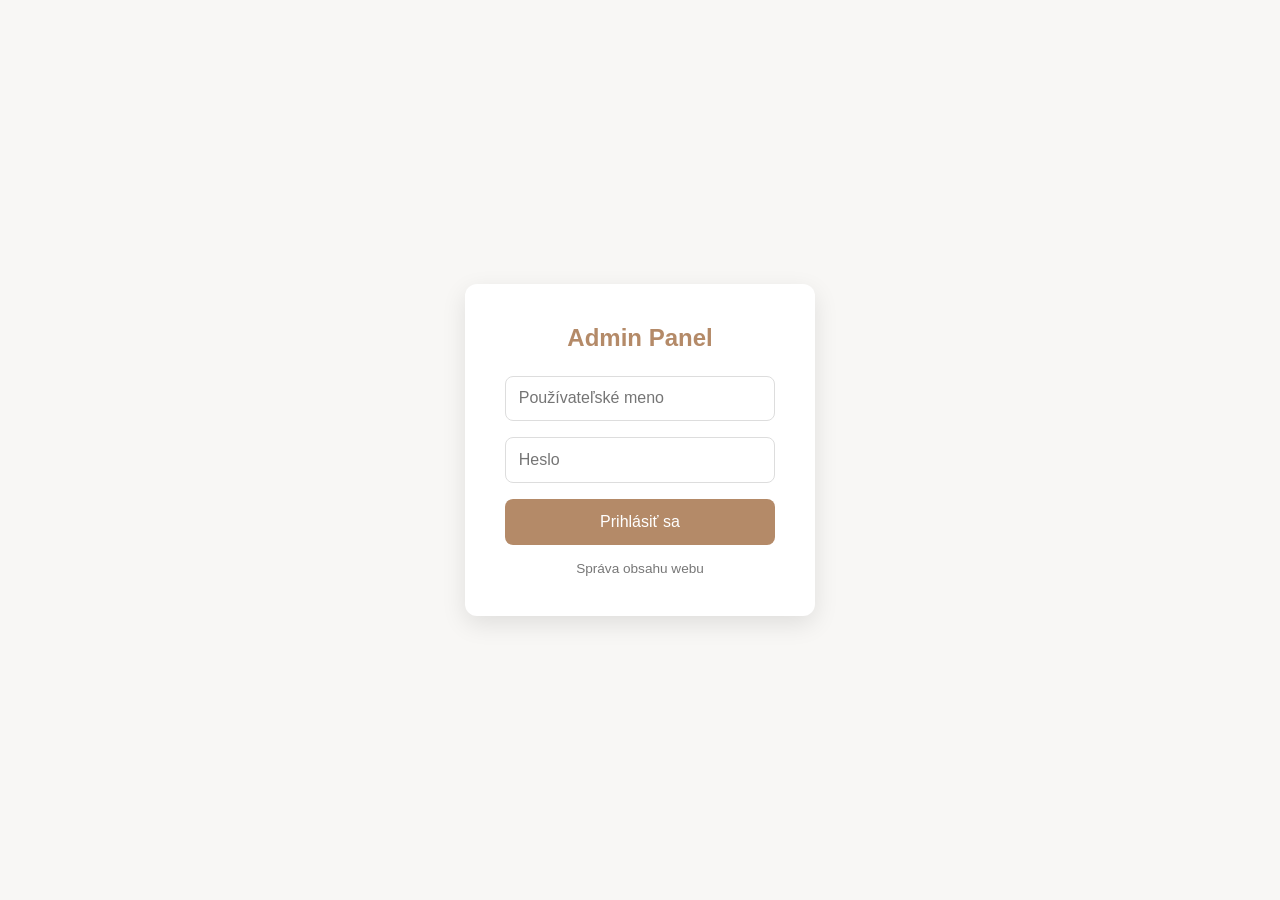
<file: Frontend/src/admin/index.html>
<!DOCTYPE html>
<html lang="sk">

<head>
    <meta charset="UTF-8">
    <meta name="viewport" content="width=device-width, initial-scale=1.0">
    <title>Admin Dashboard - Cukráreň Janka</title>
    <link rel="stylesheet" href="../assets/css/main.css">
    <link rel="stylesheet" href="../assets/css/admin.css">
    <link rel="stylesheet" href="../assets/css/responsive.css">
    <script>
        (function () {
            // Ak nie je admin prihlásený
            if (sessionStorage.getItem('adminLogged') !== 'true') {
                // uložíme aktuálnu URL
                sessionStorage.setItem('redirectAfterLogin', window.location.href);
                // presmerujeme na login
                window.location.href = '../admin-login.html';
            }
        })();
    </script>
</head>

<body>
    <div class="admin-container">

        <!-- Admin Header -->
        <div class="admin-header">
            <h1>Admin Panel</h1>
            <p>Správa obsahu webu Cukráreň Janka</p>
        </div>

        <!-- Admin Navigation -->
        <nav class="admin-nav">
            <div class="admin-nav-links">
                <a href="index.html" class="admin-nav-link active">Dashboard</a>
                <a href="admin-novinky.html" class="admin-nav-link">Novinky</a>
                <a href="admin-galeria.html" class="admin-nav-link">Galéria</a>
                <a href="admin-nastavenia.html" class="admin-nav-link">Nastavenia</a>
                <a href="../index.html" class="admin-nav-link">Späť na web</a>
            </div>
        </nav>

        <!-- Dashboard Content -->
        <main>

            <!-- Statistics Cards -->
            <section class="dashboard-grid">
                <div class="dashboard-card">
                    <h3>Produkty</h3>
                    <div class="dashboard-number" id="products-count">0</div>
                    <p>Celkový počet produktov</p>
                </div>

                <div class="dashboard-card">
                    <h3>Novinky</h3>
                    <div class="dashboard-number" id="news-count">0</div>
                    <p>Publikované novinky</p>
                </div>

                <div class="dashboard-card">
                    <h3>Galéria</h3>
                    <div class="dashboard-number" id="gallery-count">0</div>
                    <p>Obrázky v galérii</p>
                </div>
            </section>

            <!-- Quick Actions -->
            <section class="admin-section">
                <h2 class="admin-section-title">Rýchle akcie</h2>
                <div class="admin-nav-links">
                    <a href="admin-novinky.html" class="btn-primary">Pridať novinku</a>
                    <a href="admin-galeria.html" class="btn-primary">Pridať obrázok</a>
                    <a href="admin-nastavenia.html" class="btn-secondary">Upraviť nastavenia</a>
                </div>
            </section>

        </main>

    </div>

    <script src="../assets/js/storage.js"></script>
    <script src="../assets/js/admin.js"></script>
</body>

</html>
</file>
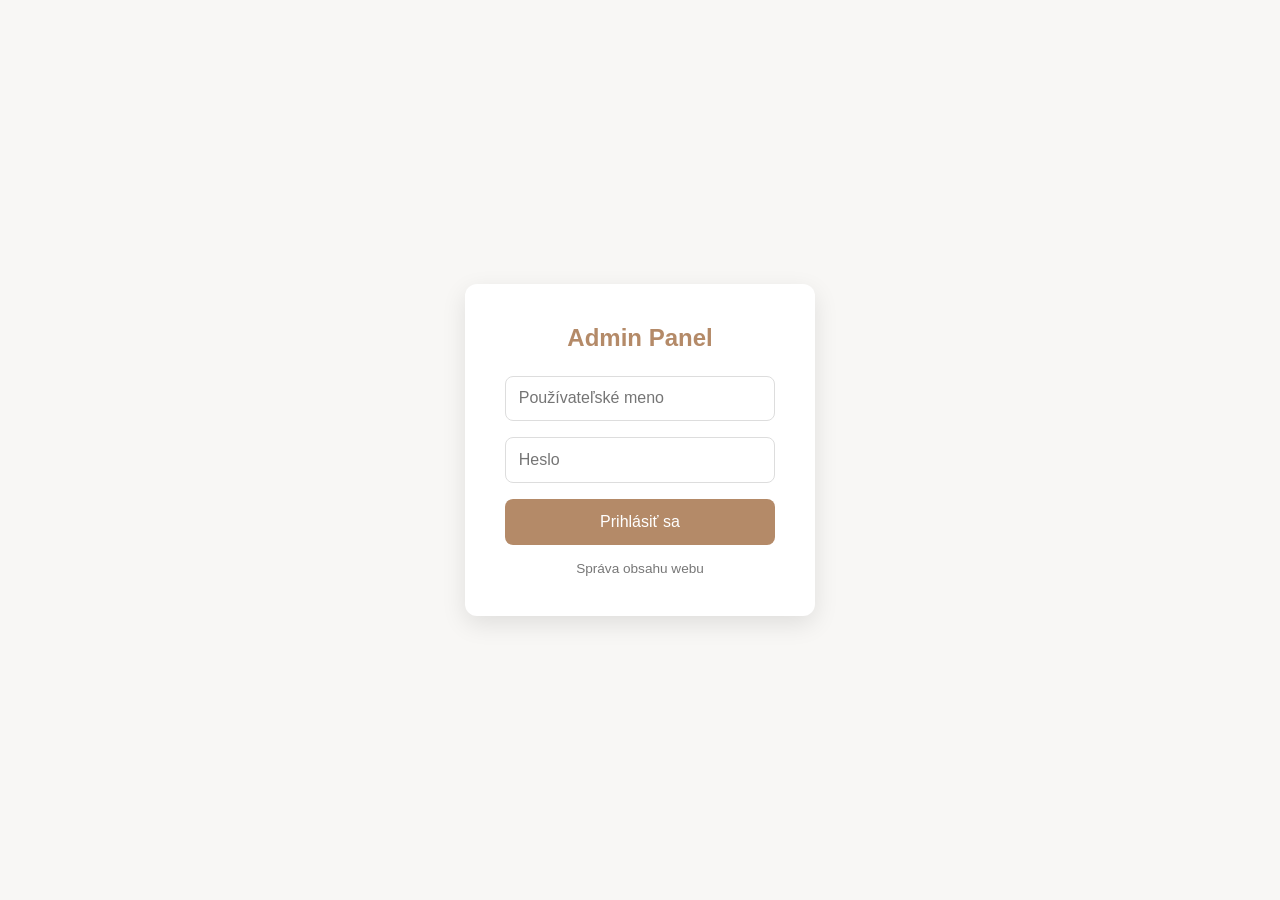
<file: Frontend/src/admin-login.html>
<!DOCTYPE html>
<html lang="sk">

<head>
    <meta charset="UTF-8">
    <meta name="viewport" content="width=device-width, initial-scale=1.0">
    <title>Admin Login</title>
    <style>
        /* Reset */
        * {
            box-sizing: border-box;
            margin: 0;
            padding: 0;
            font-family: 'Segoe UI', sans-serif;
        }

        body {
            background: #f8f7f5;
            /* svetlý béžový tón */
            height: 100vh;
            display: flex;
            justify-content: center;
            align-items: center;
        }

        .login-box {
            background: #fff;
            padding: 2.5rem;
            border-radius: 12px;
            box-shadow: 0 8px 25px rgba(0, 0, 0, 0.1);
            width: 350px;
        }

        .login-box h2 {
            color: #b48a68;
            /* hnedo-béžová farba */
            margin-bottom: 1.5rem;
            text-align: center;
        }

        .login-box input {
            width: 100%;
            padding: 0.8rem;
            margin-bottom: 1rem;
            border: 1px solid #ddd;
            border-radius: 8px;
            font-size: 1rem;
        }

        .login-box input:focus {
            outline: none;
            border-color: #b48a68;
            box-shadow: 0 0 5px rgba(180, 138, 104, 0.4);
        }

        .login-box button {
            width: 100%;
            padding: 0.9rem;
            background: #b48a68;
            color: #fff;
            border: none;
            border-radius: 8px;
            font-size: 1rem;
            cursor: pointer;
            transition: background 0.3s;
        }

        .login-box button:hover {
            background: #9c6e4f;
        }

        .error {
            color: red;
            font-size: 0.9rem;
            margin-bottom: 0.8rem;
            display: none;
            text-align: center;
        }

        .login-footer {
            text-align: center;
            margin-top: 1rem;
            font-size: 0.85rem;
            color: #777;
        }
    </style>
</head>

<body>

    <div class="login-box">
        <h2>Admin Panel</h2>
        <div class="error" id="error">Nesprávne prihlasovacie údaje</div>
        <input type="text" id="username" placeholder="Používateľské meno">
        <input type="password" id="password" placeholder="Heslo">
        <button onclick="login()">Prihlásiť sa</button>
        <div class="login-footer">Správa obsahu webu</div>
    </div>

    <script>
        async function login() {
            const user = document.getElementById('username').value.trim();
            const pass = document.getElementById('password').value.trim();

            try {
                const res = await fetch('assets/data/admin.json');
                if (!res.ok) throw new Error('Nepodarilo sa načítať admin config');
                const admin = await res.json();

                if (user === admin.username && pass === admin.password) {
                    sessionStorage.setItem('adminLogged', 'true');

                    // redirect späť na stránku, z ktorej prišli
                    let redirect = sessionStorage.getItem('redirectAfterLogin') || 'debug.html';
                    sessionStorage.removeItem('redirectAfterLogin');
                    window.location.href = redirect;
                } else {
                    document.getElementById('error').style.display = 'block';
                }
            } catch (e) {
                console.error(e);
                document.getElementById('error').textContent = 'Chyba pri načítaní admin config';
                document.getElementById('error').style.display = 'block';
            }
        }
    </script>

</body>

</html>
</file>
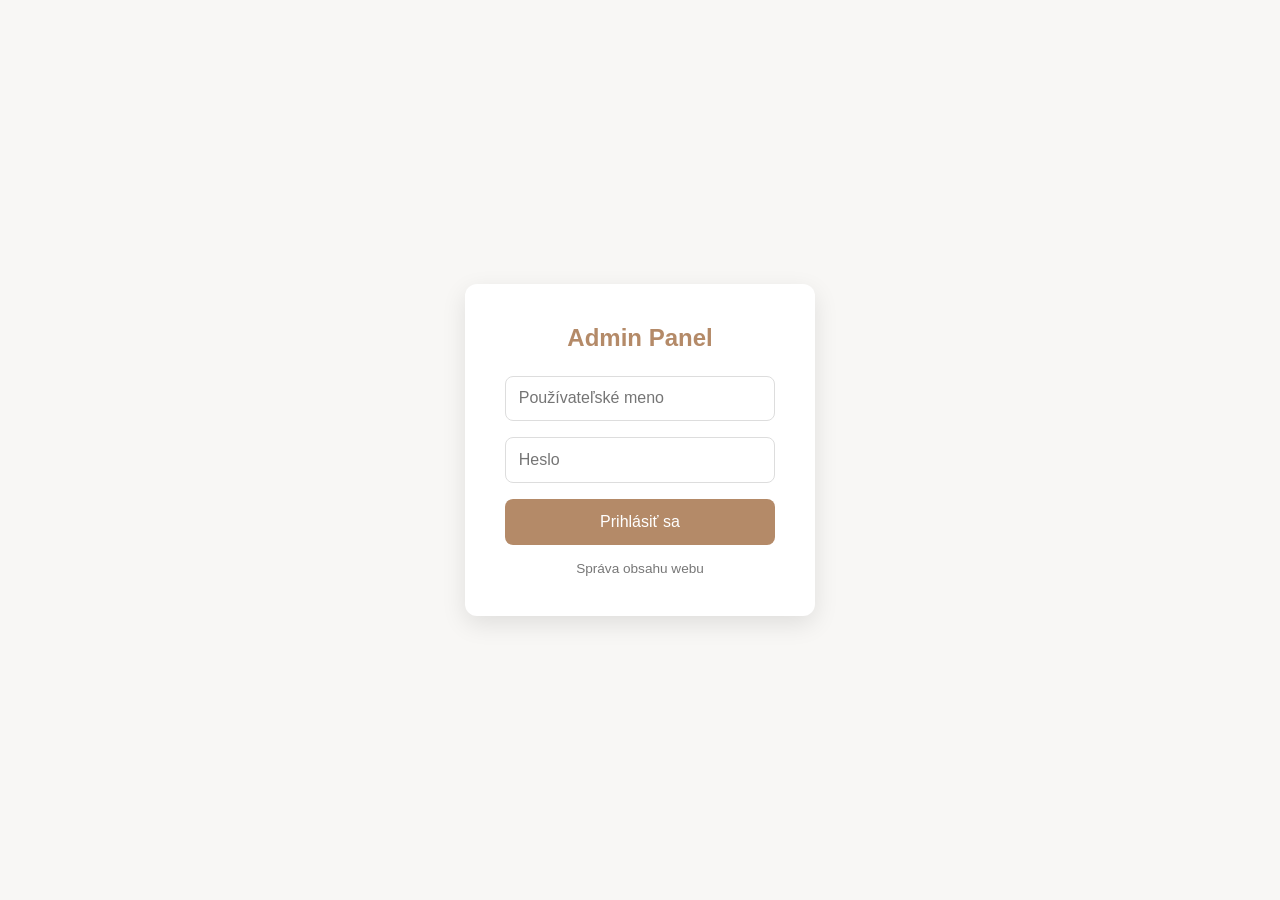
<file: Frontend/src/debug.html>
<!DOCTYPE html>
<html lang="sk">

<head>
    <meta charset="UTF-8">
    <meta name="viewport" content="width=device-width, initial-scale=1.0">
    <title>Debug - Cache Status</title>
    <link rel="stylesheet" href="assets/css/main.css">
    <link rel="stylesheet" href="assets/css/admin.css">
    <style>
        .debug-container {
            max-width: 1000px;
            margin: 2rem auto;
            padding: 2rem;
        }

        .debug-card {
            background: white;
            padding: 1.5rem;
            border-radius: 8px;
            box-shadow: 0 2px 8px rgba(0, 0, 0, 0.1);
            margin-bottom: 1rem;
        }

        .debug-actions {
            display: flex;
            gap: 1rem;
            margin-bottom: 2rem;
        }

        .cache-item {
            padding: 1rem;
            background: #f5f5f5;
            border-radius: 4px;
            margin: 0.5rem 0;
        }

        .cache-item.expired {
            background: #ffe0e0;
        }
    </style>
    <script>
        (function () {
            // Ak nie je admin prihlásený
            if (sessionStorage.getItem('adminLogged') !== 'true') {
                // uložíme aktuálnu URL
                sessionStorage.setItem('redirectAfterLogin', window.location.href);
                // presmerujeme na login
                window.location.href = 'admin-login.html';
            }
        })();
    </script>
</head>

<body>
    <div class="debug-container">
        <h1>🔧 Debug Panel - Cache Status</h1>

        <div class="debug-actions">
            <button class="btn-primary" onclick="loadCacheStatus()">Refresh Status</button>
            <button class="btn-secondary" onclick="clearAllCache()">Clear All Cache</button>
            <button class="btn-save" onclick="refreshAllData()">Fetch Fresh Data</button>
        </div>

        <div class="debug-card">
            <h2>Configuration</h2>
            <pre id="config"></pre>
        </div>

        <div class="debug-card">
            <h2>Cache Status</h2>
            <div id="cache-status"></div>
        </div>

        <div class="debug-card">
            <h2>Data Preview</h2>
            <div>
                <button class="btn-secondary" onclick="previewProducts()">Products</button>
                <button class="btn-secondary" onclick="previewNews()">News</button>
                <button class="btn-secondary" onclick="previewGallery()">Gallery</button>
                <button class="btn-secondary" onclick="previewSettings()">Settings</button>
            </div>
            <pre id="data-preview" style="max-height: 400px; overflow: auto;"></pre>
        </div>
    </div>

    <script src="assets/js/storage.js"></script>
    <script>
        document.getElementById('config').textContent = JSON.stringify(DataService.config, null, 2);

        function loadCacheStatus() {
            const status = DataService.getCacheStatus();
            const container = document.getElementById('cache-status');

            if (status.length === 0) {
                container.innerHTML = '<p>No cached data</p>';
                return;
            }

            container.innerHTML = status.map(item => `
                <div class="cache-item ${item.expired ? 'expired' : ''}">
                    <strong>${item.key}</strong><br>
                    Age: ${item.age} minutes<br>
                    Size: ${(item.size / 1024).toFixed(2)} KB<br>
                    Status: ${item.expired ? '❌ Expired' : '✅ Valid'}
                </div>
            `).join('');
        }

        function clearAllCache() {
            if (confirm('Clear all cached data?')) {
                DataService.clearCache();
                alert('Cache cleared!');
                loadCacheStatus();
            }
        }

        async function refreshAllData() {
            const success = await DataService.refreshAllData();
            alert(success ? 'Data refreshed!' : 'Error refreshing data');
            loadCacheStatus();
        }

        async function previewProducts() {
            const data = await DataService.getProducts();
            document.getElementById('data-preview').textContent = JSON.stringify(data, null, 2);
        }

        async function previewNews() {
            const data = await DataService.getNews();
            document.getElementById('data-preview').textContent = JSON.stringify(data, null, 2);
        }

        async function previewGallery() {
            const data = await DataService.getGallery();
            document.getElementById('data-preview').textContent = JSON.stringify(data, null, 2);
        }

        async function previewSettings() {
            const data = await DataService.getSettings();
            document.getElementById('data-preview').textContent = JSON.stringify(data, null, 2);
        }

        loadCacheStatus();
    </script>
</body>

</html>
</file>
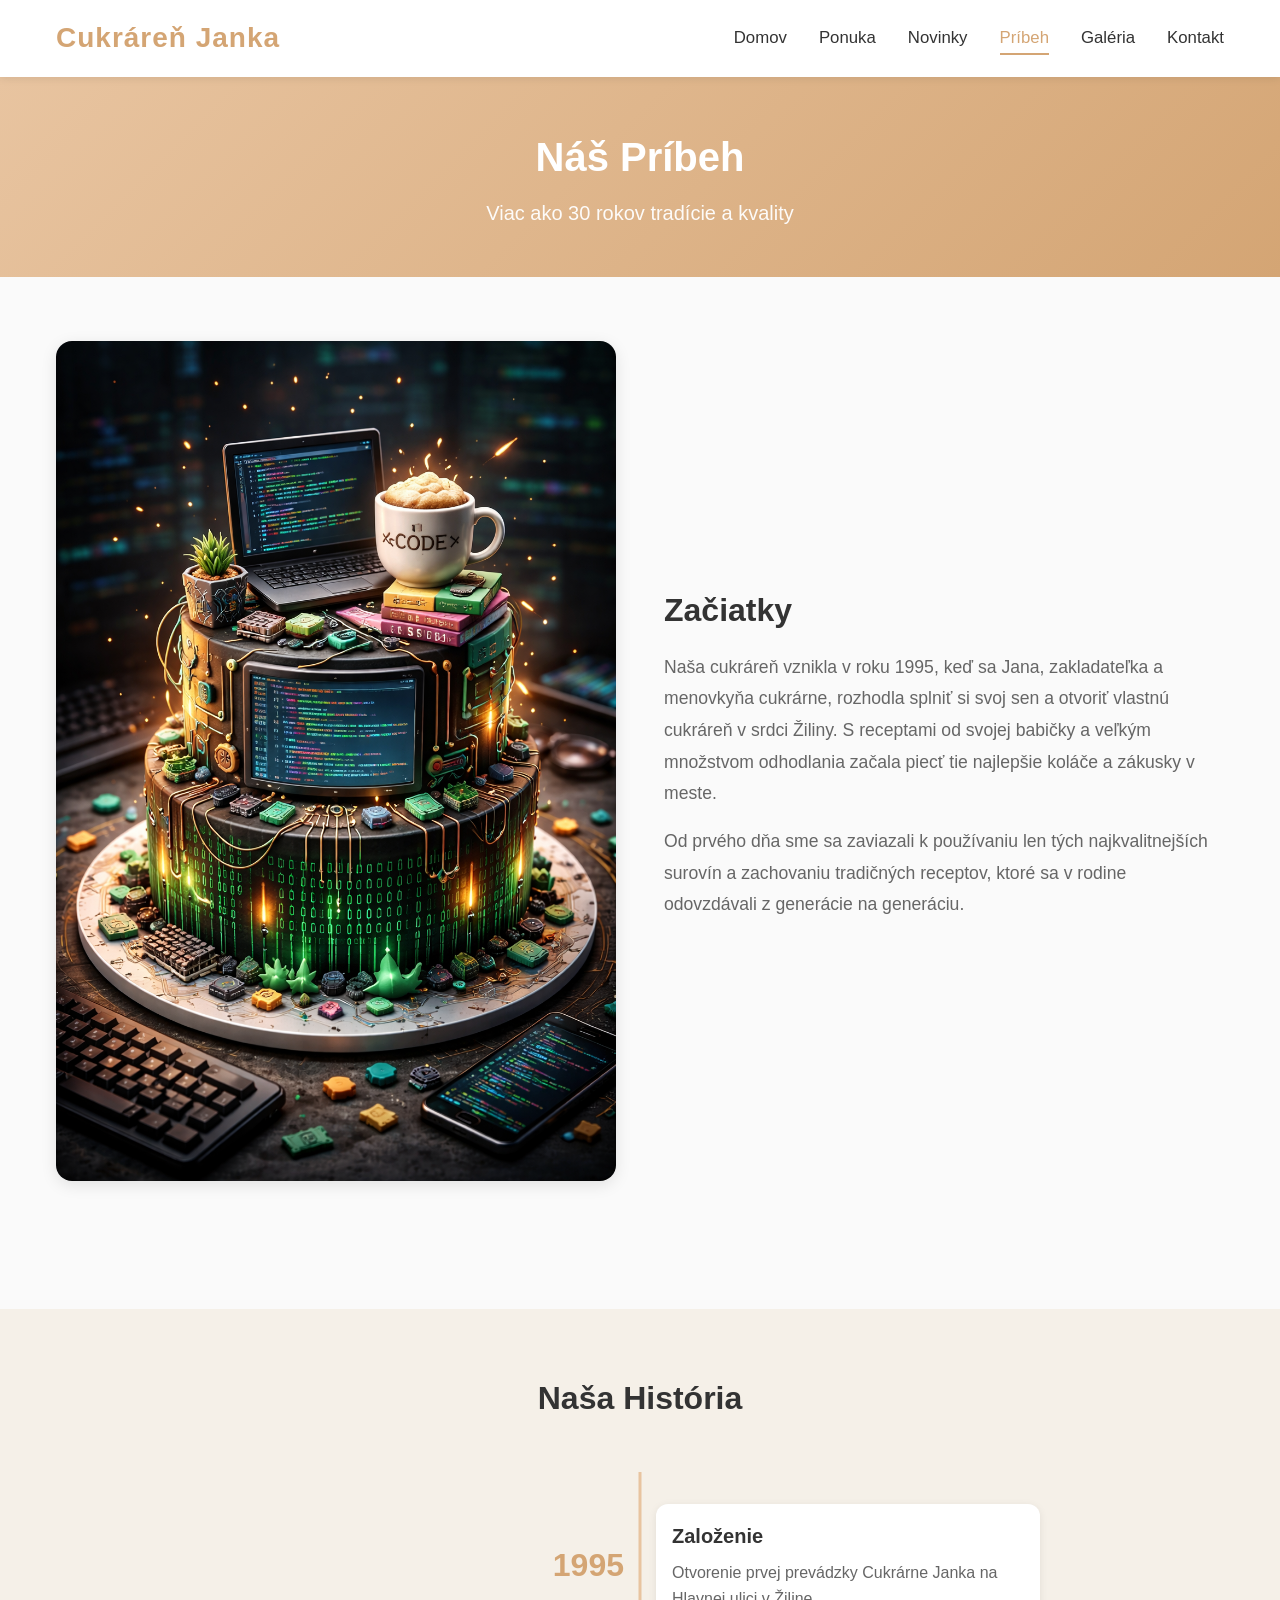
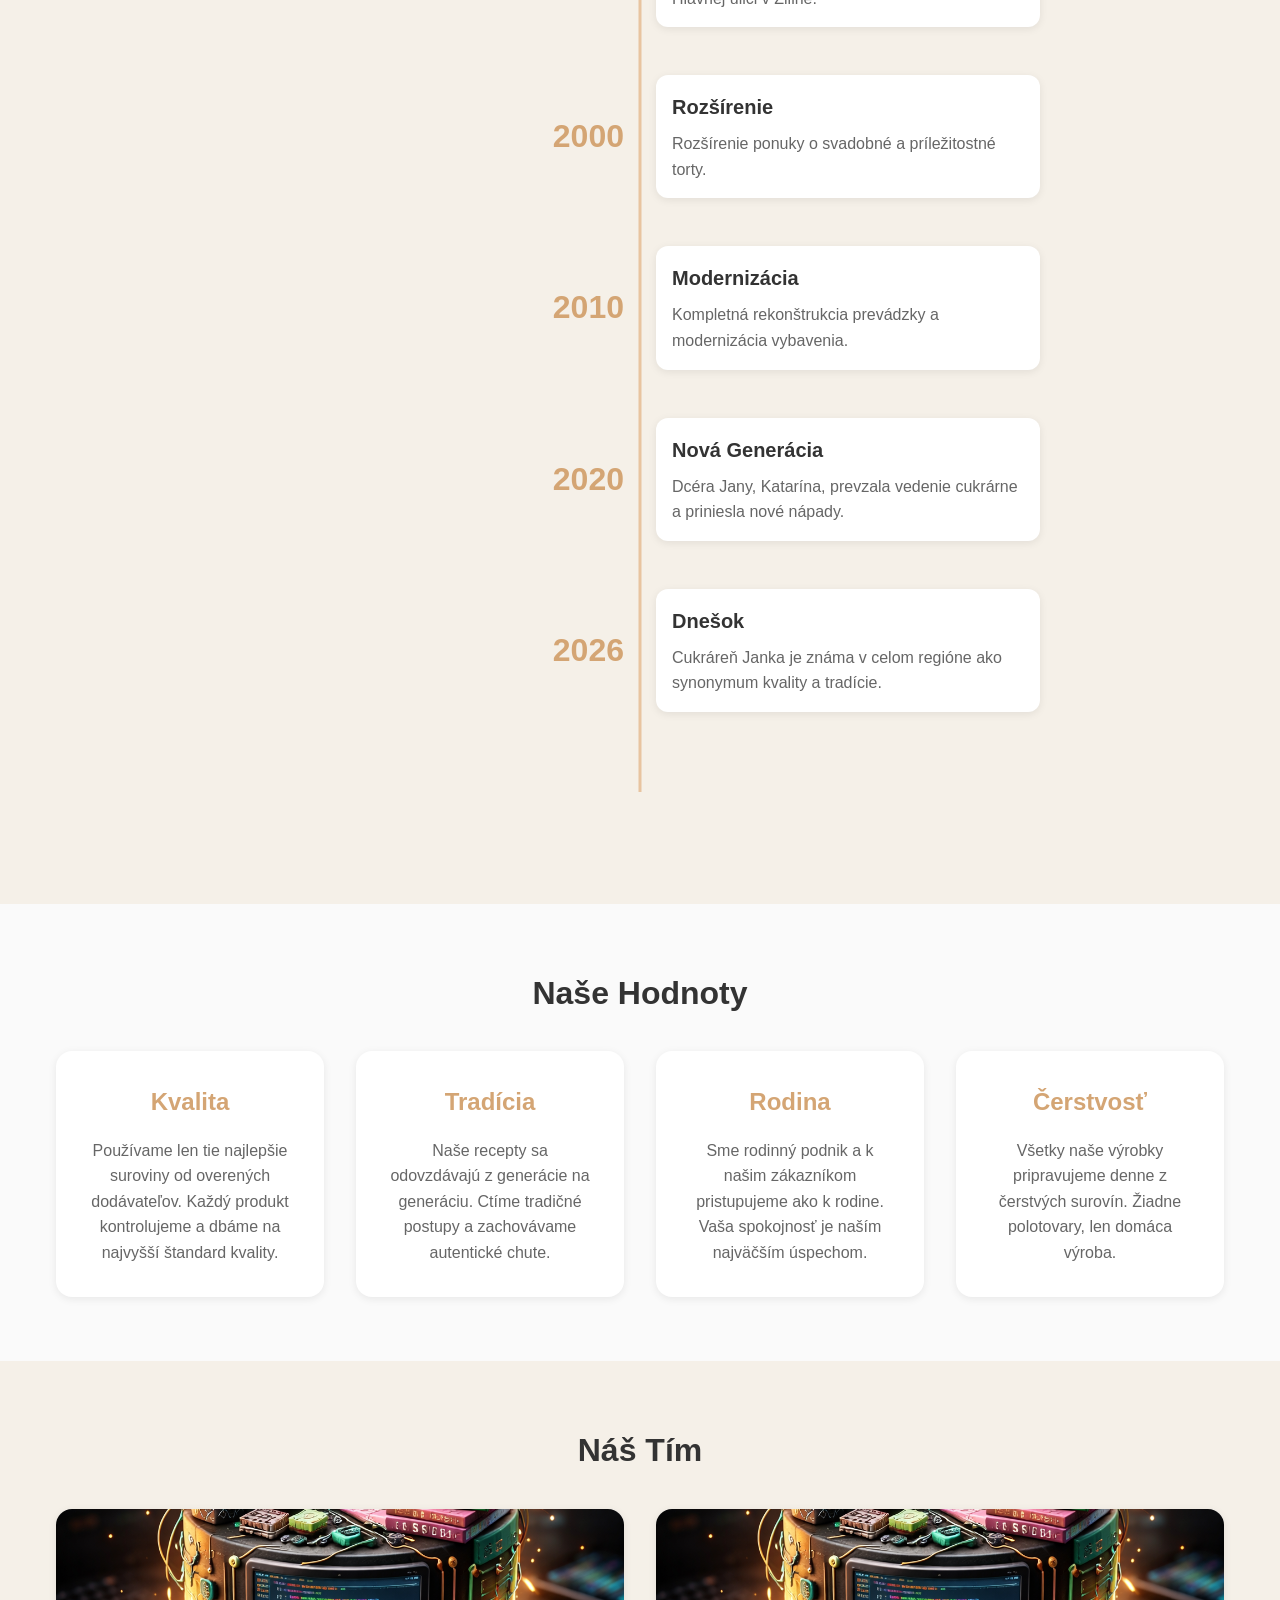
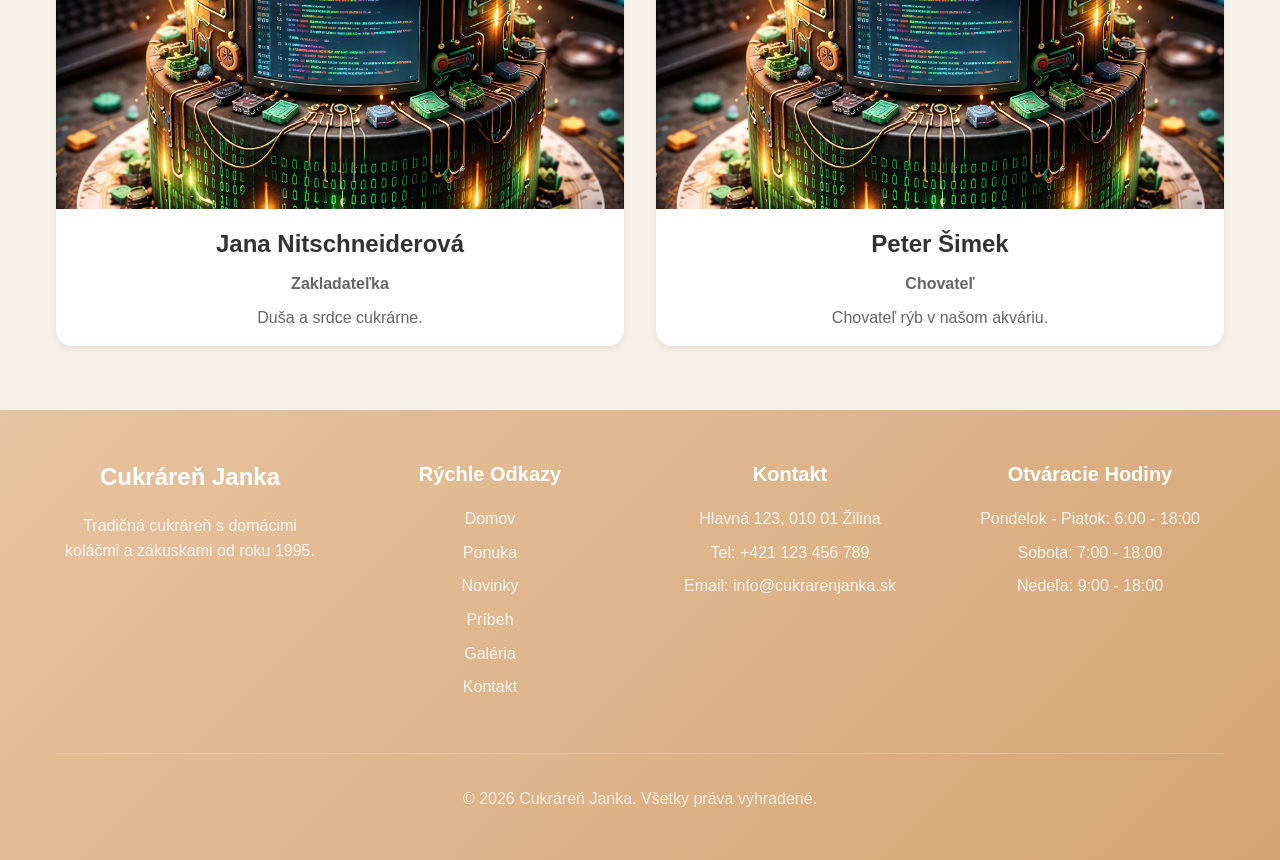
<file: Frontend/src/pribeh.html>
<!DOCTYPE html>
<html lang="sk">

<head>
    <meta charset="UTF-8">
    <meta name="viewport" content="width=device-width, initial-scale=1.0">
    <meta name="description" content="Príbeh Cukrárne Janka">
    <title>Príbeh - Cukráreň Janka</title>
    <link rel="stylesheet" href="assets/css/main.css">
    <link rel="stylesheet" href="assets/css/responsive.css">
</head>

<body>
    <!-- Header & Navigation -->
    <div id="header_nav"></div>

    <script>
        fetch("header_nav.html")
            .then(res => res.text())
            .then(html => {
                document.getElementById("header_nav").innerHTML = html;
                const currentPage = window.location.pathname.split("/").pop() || "index.html";
                document.querySelectorAll(".nav-link").forEach(link => {
                    if (link.getAttribute("href") === currentPage) {
                        link.classList.add("active");
                        link.setAttribute("aria-current", "page");
                    }
                });
            });
    </script>

    <!-- Page Header -->
    <section class="page-header">
        <div class="container">
            <h1 id="page-title"></h1>
            <p id="page-subtitle"></p>
        </div>
    </section>

    <main class="main-content">
        <!-- Story Section -->
        <section class="story-section section-padding">
            <div class="container">
                <div class="story-content">
                    <div class="story-image">
                        <img id="story-image" src="" alt="">
                    </div>
                    <div class="story-text">
                        <h2 id="story-title"></h2>
                        <div id="story-paragraphs"></div>
                    </div>
                </div>
            </div>
        </section>

        <!-- Timeline Section -->
        <section class="timeline-section section-padding bg-light">
            <div class="container">
                <h2 class="section-title">Naša História</h2>
                <div id="timeline" class="timeline"></div>
            </div>
        </section>

        <!-- Values Section -->
        <section class="values-section section-padding">
            <div class="container">
                <h2 class="section-title">Naše Hodnoty</h2>
                <div id="values-grid" class="values-grid"></div>
            </div>
        </section>

        <!-- Team Section -->
        <section class="team-section section-padding bg-light">
            <div class="container">
                <h2 class="section-title">Náš Tím</h2>
                <div id="team-grid" class="team-grid"></div>
            </div>
        </section>
    </main>

    <!-- Footer -->
    <div id="footer"></div>
    <script>
        fetch("footer.html")
            .then(res => res.text())
            .then(html => document.getElementById("footer").innerHTML = html);

        fetch("assets/data/pribeh.json")
            .then(res => res.json())
            .then(data => {
                // Page header
                document.getElementById("page-title").textContent = data.pageHeader.title;
                document.getElementById("page-subtitle").textContent = data.pageHeader.subtitle;

                // Story section
                document.getElementById("story-title").textContent = data.storySection.title;
                const storyImg = document.getElementById("story-image");
                storyImg.src = data.storySection.image;
                storyImg.alt = data.storySection.imageAlt;
                const storyParagraphs = document.getElementById("story-paragraphs");
                data.storySection.paragraphs.forEach(p => {
                    const para = document.createElement("p");
                    para.textContent = p;
                    storyParagraphs.appendChild(para);
                });

                // Timeline
                const timeline = document.getElementById("timeline");
                data.timelineSection.forEach(item => {
                    const div = document.createElement("div");
                    div.classList.add("timeline-item");
                    div.innerHTML = `
                        <div class="timeline-year">${item.year}</div>
                        <div class="timeline-content">
                            <h3>${item.title}</h3>
                            <p>${item.description}</p>
                        </div>
                    `;
                    timeline.appendChild(div);
                });

                // Values
                const valuesGrid = document.getElementById("values-grid");
                data.valuesSection.forEach(value => {
                    const div = document.createElement("div");
                    div.classList.add("value-card");
                    div.innerHTML = `<h3>${value.title}</h3><p>${value.description}</p>`;
                    valuesGrid.appendChild(div);
                });

                // Team
                const teamGrid = document.getElementById("team-grid");
                data.teamSection.forEach(member => {
                    const div = document.createElement("div");
                    div.classList.add("team-member");
                    div.innerHTML = `
                        <div class="team-image">
                            <img src="${member.image}" alt="${member.alt}">
                        </div>
                        <h3>${member.name}</h3>
                        <p class="team-role">${member.role}</p>
                        <p>${member.description}</p>
                    `;
                    teamGrid.appendChild(div);
                });
            });
    </script>
    <script src="assets/js/main.js"></script>
</body>


</html>
</file>
<file: Frontend/src/assets/css/main.css>
* {
    margin: 0;
    padding: 0;
    box-sizing: border-box;
}

html {
    font-size: 16px;
    scroll-behavior: smooth;
}

body {
    font-family: 'Segoe UI', Tahoma, Geneva, Verdana, sans-serif;
    line-height: 1.6;
    color: #333;
    background-color: #fafafa;
    overflow-x: hidden;
}

img {
    max-width: 100%;
    height: auto;
    display: block;
}

a {
    text-decoration: none;
    color: inherit;
    transition: color 0.3s ease;
}

ul {
    list-style: none;
}

button {
    border: none;
    background: none;
    cursor: pointer;
    font-family: inherit;
    transition: all 0.3s ease;
}

input,
textarea,
select {
    font-family: inherit;
    font-size: inherit;
}


:root {
    --color-primary: #d4a574;
    --color-primary-light: #e8c4a0;
    --color-primary-dark: #b8834f;
    
    --color-secondary: #8b6f47;
    --color-accent: #c89666;
    
    --color-bg-light: #f5f0e8;
    --color-bg-cream: #faf7f2;
    --color-bg-white: #ffffff;
    --color-text-dark: #333333;
    --color-text-medium: #666666;
    --color-text-light: #999999;
    
    --color-border: #e0d5c7;
    --shadow-sm: 0 2px 8px rgba(0, 0, 0, 0.08);
    --shadow-md: 0 4px 16px rgba(0, 0, 0, 0.1);
    --shadow-lg: 0 8px 24px rgba(0, 0, 0, 0.12);
    
    --radius-sm: 8px;
    --radius-md: 12px;
    --radius-lg: 16px;
    
    --spacing-xs: 0.5rem;
    --spacing-sm: 1rem;
    --spacing-md: 2rem;
    --spacing-lg: 3rem;
    --spacing-xl: 4rem;
    
    --container-width: 1200px;
}

.container {
    max-width: var(--container-width);
    margin: 0 auto;
    padding: 0 var(--spacing-sm);
}

.section-padding {
    padding: var(--spacing-xl) 0;
}

.bg-light {
    background-color: var(--color-bg-light);
}

.bg-cream {
    background-color: var(--color-bg-cream);
}

.section-title {
    font-size: 2rem;
    font-weight: 600;
    color: var(--color-text-dark);
    margin-bottom: var(--spacing-md);
    text-align: center;
}

.section-header {
    display: flex;
    justify-content: space-between;
    align-items: center;
    margin-bottom: var(--spacing-md);
}

.btn-primary,
.btn-secondary,
.btn-hero {
    display: inline-block;
    padding: 0.875rem 2rem;
    border-radius: var(--radius-md);
    font-size: 1rem;
    font-weight: 500;
    text-align: center;
    cursor: pointer;
    transition: all 0.3s ease;
}

.btn-primary {
    background-color: var(--color-primary);
    color: white;
    box-shadow: var(--shadow-sm);
}

.btn-primary:hover {
    background-color: var(--color-primary-dark);
    box-shadow: var(--shadow-md);
    transform: translateY(-2px);
}

.btn-secondary {
    background-color: transparent;
    color: var(--color-primary);
    border: 2px solid var(--color-primary);
}

.btn-secondary:hover {
    background-color: var(--color-primary);
    color: white;
}

.btn-hero {
    background-color: var(--color-primary);
    color: white;
    font-size: 1.125rem;
    padding: 1rem 2.5rem;
    box-shadow: var(--shadow-md);
}

.btn-hero:hover {
    background-color: var(--color-primary-dark);
    transform: translateY(-3px);
    box-shadow: var(--shadow-lg);
}

.hero {
    position: relative;
    width: 100%;
    height: 600px;
    overflow: hidden;
    background: linear-gradient(135deg, var(--color-bg-light) 0%, var(--color-bg-cream) 100%);
}

.hero-content {
    position: relative;
    width: 100%;
    height: 100%;
}

.hero-image {
    position: relative;
    width: 100%;
    height: 100%;
}

.hero-image img {
    width: 100%;
    height: 100%;
    object-fit: cover;
}

.hero-overlay {
    position: absolute;
    top: 0;
    left: 0;
    right: 0;
    bottom: 0;
    background: linear-gradient(to bottom, rgba(0, 0, 0, 0.3), rgba(0, 0, 0, 0.5));
    display: flex;
    flex-direction: column;
    justify-content: center;
    align-items: center;
    text-align: center;
    padding: var(--spacing-md);
}

.hero-title {
    font-size: 4rem;
    font-weight: 700;
    color: white;
    letter-spacing: 3px;
    margin-bottom: var(--spacing-sm);
    text-shadow: 2px 2px 8px rgba(0, 0, 0, 0.4);
}

.hero-subtitle {
    font-size: 1.5rem;
    color: white;
    margin-bottom: var(--spacing-md);
    text-shadow: 1px 1px 4px rgba(0, 0, 0, 0.4);
}

.page-header {
    background: linear-gradient(135deg, var(--color-primary-light) 0%, var(--color-primary) 100%);
    color: white;
    padding: var(--spacing-lg) 0;
    text-align: center;
}

.footer-dark {
    background: linear-gradient(135deg, var(--color-primary-light) 0%, var(--color-primary) 100%);
    color: white;
    padding: var(--spacing-lg) 0;
    text-align: center;
}

.page-header h1 {
    font-size: 2.5rem;
    font-weight: 700;
    margin-bottom: var(--spacing-xs);
}

.page-header p {
    font-size: 1.25rem;
    opacity: 0.95;
}

.featured-grid {
    display: grid;
    grid-template-columns: repeat(auto-fit, minmax(300px, 1fr));
    gap: var(--spacing-md);
    margin-top: var(--spacing-md);
}

.featured-card {
    background: var(--color-bg-white);
    border-radius: var(--radius-lg);
    overflow: hidden;
    box-shadow: var(--shadow-sm);
    transition: all 0.3s ease;
    text-align: center;
    padding-bottom: var(--spacing-md);
}

.featured-card:hover {
    box-shadow: var(--shadow-lg);
    transform: translateY(-5px);
}

.featured-image {
    width: 100%;
    height: 250px;
    overflow: hidden;
}

.featured-image img {
    width: 100%;
    height: 100%;
    object-fit: cover;
    transition: transform 0.3s ease;
}

.featured-card:hover .featured-image img {
    transform: scale(1.05);
}

.featured-card h3 {
    font-size: 1.5rem;
    color: var(--color-text-dark);
    margin: var(--spacing-sm) 0 var(--spacing-xs) 0;
}

.featured-card p {
    color: var(--color-text-medium);
    padding: 0 var(--spacing-sm);
    font-size: 1rem;
}

.products-grid {
    display: grid;
    grid-template-columns: repeat(auto-fill, minmax(280px, 1fr));
    gap: var(--spacing-md);
}

.product-card {
    background: var(--color-bg-white);
    border-radius: var(--radius-lg);
    overflow: hidden;
    box-shadow: var(--shadow-sm);
    transition: all 0.3s ease;
}

.product-card:hover {
    box-shadow: var(--shadow-md);
    transform: translateY(-3px);
}

.product-image {
    width: 100%;
    height: 220px;
    overflow: hidden;
    background-color: var(--color-bg-light);
}

.product-image img {
    width: 100%;
    height: 100%;
    object-fit: cover;
    transition: transform 0.3s ease;
}

.product-card:hover .product-image img {
    transform: scale(1.08);
}

.product-info {
    padding: var(--spacing-sm);
}

.product-name {
    font-size: 1.25rem;
    font-weight: 600;
    color: var(--color-text-dark);
    margin-bottom: var(--spacing-xs);
}

.product-description {
    font-size: 0.95rem;
    color: var(--color-text-medium);
    margin-bottom: var(--spacing-sm);
}

.product-price {
    font-size: 1.25rem;
    font-weight: 700;
    color: var(--color-primary);
}

.filter-section {
    background-color: var(--color-bg-cream);
}

.filter-buttons {
    display: flex;
    justify-content: center;
    flex-wrap: wrap;
    gap: var(--spacing-sm);
}

.filter-btn {
    padding: 0.75rem 1.5rem;
    background-color: var(--color-bg-white);
    color: var(--color-text-dark);
    border-radius: var(--radius-md);
    font-size: 1rem;
    font-weight: 500;
    box-shadow: var(--shadow-sm);
    transition: all 0.3s ease;
}

.filter-btn:hover {
    background-color: var(--color-primary-light);
    color: white;
}

.filter-btn.active {
    background-color: var(--color-primary);
    color: white;
    box-shadow: var(--shadow-md);
}

.about-content {
    display: grid;
    grid-template-columns: 1fr 1fr;
    gap: var(--spacing-lg);
    align-items: center;
}

.about-text h2 {
    font-size: 2rem;
    margin-bottom: var(--spacing-sm);
    color: var(--color-text-dark);
}

.about-text p {
    color: var(--color-text-medium);
    font-size: 1.1rem;
    line-height: 1.8;
    margin-bottom: var(--spacing-sm);
}

.about-image {
    border-radius: var(--radius-lg);
    overflow: hidden;
    box-shadow: var(--shadow-md);
}

.about-image img {
    width: 100%;
    height: 100%;
    object-fit: cover;
}

.news-grid {
    display: grid;
    grid-template-columns: repeat(auto-fit, minmax(320px, 1fr));
    gap: var(--spacing-md);
}

.news-card {
    background: var(--color-bg-white);
    border-radius: var(--radius-lg);
    overflow: hidden;
    box-shadow: var(--shadow-sm);
    transition: all 0.3s ease;
}

.news-card:hover {
    box-shadow: var(--shadow-md);
    transform: translateY(-3px);
}

.news-image {
    width: 100%;
    height: 200px;
    overflow: hidden;
    background-color: var(--color-bg-light);
}

.news-image img {
    width: 100%;
    height: 100%;
    object-fit: cover;
}

.news-content {
    padding: var(--spacing-sm);
}

.news-date {
    font-size: 0.875rem;
    color: var(--color-text-light);
    margin-bottom: var(--spacing-xs);
}

.news-title {
    font-size: 1.25rem;
    font-weight: 600;
    color: var(--color-text-dark);
    margin-bottom: var(--spacing-xs);
}

.news-excerpt {
    color: var(--color-text-medium);
    font-size: 0.95rem;
    margin-bottom: var(--spacing-sm);
}

.news-link {
    color: var(--color-primary);
    font-weight: 500;
    font-size: 0.95rem;
    transition: color 0.3s ease;
}

.news-link:hover {
    color: var(--color-primary-dark);
}

.news-articles {
    max-width: 900px;
    margin: 0 auto;
}

.news-article {
    background: var(--color-bg-white);
    border-radius: var(--radius-lg);
    overflow: hidden;
    box-shadow: var(--shadow-sm);
    margin-bottom: var(--spacing-md);
}

.news-article-image {
    width: 100%;
    height: 400px;
    overflow: hidden;
}

.news-article-image img {
    width: 100%;
    height: 100%;
    object-fit: cover;
}

.news-article-content {
    padding: var(--spacing-md);
}

.news-article-date {
    font-size: 0.95rem;
    color: var(--color-text-light);
    margin-bottom: var(--spacing-xs);
}

.news-article-title {
    font-size: 2rem;
    font-weight: 700;
    color: var(--color-text-dark);
    margin-bottom: var(--spacing-sm);
}

.news-article-text {
    color: var(--color-text-medium);
    font-size: 1.1rem;
    line-height: 1.8;
}

.story-content {
    display: grid;
    grid-template-columns: 1fr 1fr;
    gap: var(--spacing-lg);
    align-items: center;
    margin-bottom: var(--spacing-xl);
}

.story-image {
    border-radius: var(--radius-lg);
    overflow: hidden;
    box-shadow: var(--shadow-md);
}

.story-text h2 {
    font-size: 2rem;
    margin-bottom: var(--spacing-sm);
    color: var(--color-text-dark);
}

.story-text p {
    color: var(--color-text-medium);
    font-size: 1.1rem;
    line-height: 1.8;
    margin-bottom: var(--spacing-sm);
}

.timeline {
    position: relative;
    max-width: 800px;
    margin: var(--spacing-lg) auto;
    padding: var(--spacing-md) 0;
}

.timeline::before {
    content: '';
    position: absolute;
    left: 50%;
    top: 0;
    bottom: 0;
    width: 3px;
    background-color: var(--color-primary-light);
    transform: translateX(-50%);
}

.timeline-item {
    position: relative;
    margin-bottom: var(--spacing-lg);
    display: grid;
    grid-template-columns: 1fr 1fr;
    gap: var(--spacing-md);
    align-items: center;
}

.timeline-year {
    text-align: right;
    font-size: 2rem;
    font-weight: 700;
    color: var(--color-primary);
}

.timeline-content {
    background: var(--color-bg-white);
    padding: var(--spacing-sm);
    border-radius: var(--radius-md);
    box-shadow: var(--shadow-sm);
}

.timeline-content h3 {
    font-size: 1.25rem;
    color: var(--color-text-dark);
    margin-bottom: var(--spacing-xs);
}

.timeline-content p {
    color: var(--color-text-medium);
    font-size: 1rem;
}

.values-grid {
    display: grid;
    grid-template-columns: repeat(auto-fit, minmax(250px, 1fr));
    gap: var(--spacing-md);
    margin-top: var(--spacing-md);
}
.value-card {
    background: var(--color-bg-white);
    padding: var(--spacing-md);
    border-radius: var(--radius-lg);
    box-shadow: var(--shadow-sm);
    text-align: center;
    transition: all 0.3s ease;
}
.value-card:hover {
    box-shadow: var(--shadow-md);
    transform: translateY(-3px);
}
.value-card h3 {
    font-size: 1.5rem;
    color: var(--color-primary);
    margin-bottom: var(--spacing-sm);
}
.value-card p {
    color: var(--color-text-medium);
    font-size: 1rem;
    line-height: 1.6;
}

.team-grid {
    display: grid;
    grid-template-columns: repeat(auto-fit, minmax(280px, 1fr));
    gap: var(--spacing-md);
    margin-top: var(--spacing-md);
}
.team-member {
    background: var(--color-bg-white);
    border-radius: var(--radius-lg);
    overflow: hidden;
    box-shadow: var(--shadow-sm);
    text-align: center;
    padding-bottom: var(--spacing-sm);
}
.team-image {
    width: 100%;
    height: 300px;
    overflow: hidden;
}
.team-image img {
    width: 100%;
    height: 100%;
    object-fit: cover;
}
.team-member h3 {
    font-size: 1.5rem;
    color: var(--color-text-dark);
    margin: var(--spacing-sm) 0 var(--spacing-xs) 0;
}
.team-role {
    color: var(--color-primary);
    font-weight: 600;
    margin-bottom: var(--spacing-xs);
}
.team-member p {
    color: var(--color-text-medium);
    padding: 0 var(--spacing-sm);
}
.contact-grid {
    display: grid;
    grid-template-columns: 1fr 1fr;
    gap: var(--spacing-lg);
}
.contact-info h2,
.contact-form-wrapper h2 {
    font-size: 1.75rem;
    margin-bottom: var(--spacing-md);
    color: var(--color-text-dark);
}
.contact-item {
    margin-bottom: var(--spacing-md);
}
.contact-item h3 {
    font-size: 1.25rem;
    color: var(--color-primary);
    margin-bottom: var(--spacing-xs);
}
.contact-item p,
.contact-item a {
    color: var(--color-text-medium);
    font-size: 1.05rem;
    line-height: 1.6;
}
.contact-item a:hover {
    color: var(--color-primary);
}
.hours-table {
    width: 100%;
    border-collapse: collapse;
}
.hours-table tr {
    border-bottom: 1px solid var(--color-border);
}
.hours-table td {
    padding: var(--spacing-xs) 0;
    font-size: 1rem;
}
.hours-table td:first-child {
    color: var(--color-text-medium);
}
.hours-table td:last-child {
    text-align: right;
    color: var(--color-text-dark);
}
.contact-form {
    background: var(--color-bg-white);
    padding: var(--spacing-md);
    border-radius: var(--radius-lg);
    box-shadow: var(--shadow-sm);
}
.form-group {
    margin-bottom: var(--spacing-sm);
}
.form-group label {
    display: block;
    margin-bottom: var(--spacing-xs);
    color: var(--color-text-dark);
    font-weight: 500;
}
.form-group input,
.form-group textarea {
    width: 100%;
    padding: 0.75rem;
    border: 2px solid var(--color-border);
    border-radius: var(--radius-sm);
    font-size: 1rem;
    transition: border-color 0.3s ease;
}
.form-group input:focus,
.form-group textarea:focus {
    outline: none;
    border-color: var(--color-primary);
}
.form-message {
    margin-top: var(--spacing-sm);
    padding: var(--spacing-sm);
    border-radius: var(--radius-sm);
    display: none;
}
.form-message.success {
    background-color: #d4edda;
    color: #155724;
    display: block;
}
.form-message.error {
    background-color: #f8d7da;
    color: #721c24;
    display: block;
}
.map-section {
    width: 100%;
    height: 450px;
    background-color: var(--color-bg-light);
}
.map-container {
    width: 100%;
    height: 100%;
    position: relative;
}
.map-placeholder {
    width: 100%;
    height: 100%;
    background: linear-gradient(135deg, var(--color-primary-light) 0%, var(--color-primary) 100%);
    display: flex;
    align-items: center;
    justify-content: center;
}
.map-overlay {
    text-align: center;
    color: white;
}
.map-overlay h3 {
    font-size: 2rem;
    margin-bottom: var(--spacing-xs);
}
.map-overlay p {
    font-size: 1.25rem;
    margin-bottom: var(--spacing-sm);
}
</file>
<file: Frontend/src/assets/css/admin.css>
/* ==========================================
   ADMIN PANEL STYLES
   ========================================== */

.admin-container {
    max-width: 1400px;
    margin: 0 auto;
    padding: var(--spacing-md);
}

.admin-header {
    background: linear-gradient(135deg, var(--color-primary) 0%, var(--color-primary-dark) 100%);
    color: white;
    padding: var(--spacing-md);
    border-radius: var(--radius-lg);
    margin-bottom: var(--spacing-md);
}

.admin-header h1 {
    font-size: 2rem;
    margin-bottom: var(--spacing-xs);
}

.admin-header p {
    opacity: 0.9;
}

/* Admin Navigation */
.admin-nav {
    background-color: var(--color-bg-white);
    padding: var(--spacing-sm);
    border-radius: var(--radius-md);
    box-shadow: var(--shadow-sm);
    margin-bottom: var(--spacing-md);
}

.admin-nav-links {
    display: flex;
    gap: var(--spacing-sm);
    flex-wrap: wrap;
}

.admin-nav-link {
    padding: 0.75rem 1.5rem;
    background-color: var(--color-bg-light);
    color: var(--color-text-dark);
    border-radius: var(--radius-sm);
    font-weight: 500;
    transition: all 0.3s ease;
}

.admin-nav-link:hover {
    background-color: var(--color-primary-light);
    color: white;
}

.admin-nav-link.active {
    background-color: var(--color-primary);
    color: white;
}

/* Admin Dashboard Cards */
.dashboard-grid {
    display: grid;
    grid-template-columns: repeat(auto-fit, minmax(250px, 1fr));
    gap: var(--spacing-md);
    margin-bottom: var(--spacing-md);
}

.dashboard-card {
    background: var(--color-bg-white);
    padding: var(--spacing-md);
    border-radius: var(--radius-lg);
    box-shadow: var(--shadow-sm);
    text-align: center;
}

.dashboard-card h3 {
    font-size: 1.25rem;
    color: var(--color-text-dark);
    margin-bottom: var(--spacing-xs);
}

.dashboard-number {
    font-size: 3rem;
    font-weight: 700;
    color: var(--color-primary);
    margin: var(--spacing-sm) 0;
}

.dashboard-card p {
    color: var(--color-text-medium);
}

/* Admin Content Section */
.admin-section {
    background: var(--color-bg-white);
    padding: var(--spacing-md);
    border-radius: var(--radius-lg);
    box-shadow: var(--shadow-sm);
    margin-bottom: var(--spacing-md);
}

.admin-section-header {
    display: flex;
    justify-content: space-between;
    align-items: center;
    margin-bottom: var(--spacing-md);
}

.admin-section-title {
    font-size: 1.75rem;
    color: var(--color-text-dark);
}

/* Admin Form */
.admin-form {
    max-width: 800px;
}

.admin-form-row {
    display: grid;
    grid-template-columns: 1fr 1fr;
    gap: var(--spacing-sm);
    margin-bottom: var(--spacing-sm);
}

.admin-form-group {
    margin-bottom: var(--spacing-sm);
}

.admin-form-group label {
    display: block;
    margin-bottom: var(--spacing-xs);
    color: var(--color-text-dark);
    font-weight: 500;
}

.admin-form-group input,
.admin-form-group textarea,
.admin-form-group select {
    width: 100%;
    padding: 0.75rem;
    border: 2px solid var(--color-border);
    border-radius: var(--radius-sm);
    font-size: 1rem;
    transition: border-color 0.3s ease;
}

.admin-form-group input:focus,
.admin-form-group textarea:focus,
.admin-form-group select:focus {
    outline: none;
    border-color: var(--color-primary);
}

.admin-form-actions {
    display: flex;
    gap: var(--spacing-sm);
    margin-top: var(--spacing-md);
}

.btn-save {
    background-color: #28a745;
    color: white;
    padding: 0.875rem 2rem;
    border-radius: var(--radius-md);
    font-weight: 500;
    transition: all 0.3s ease;
}

.btn-save:hover {
    background-color: #218838;
}

.btn-cancel {
    background-color: #6c757d;
    color: white;
    padding: 0.875rem 2rem;
    border-radius: var(--radius-md);
    font-weight: 500;
    transition: all 0.3s ease;
}

.btn-cancel:hover {
    background-color: #5a6268;
}

.btn-delete {
    background-color: #dc3545;
    color: white;
    padding: 0.875rem 2rem;
    border-radius: var(--radius-md);
    font-weight: 500;
    transition: all 0.3s ease;
}

.btn-delete:hover {
    background-color: #c82333;
}

/* Admin Table */
.admin-table {
    width: 100%;
    border-collapse: collapse;
    margin-top: var(--spacing-sm);
}

.admin-table thead {
    background-color: var(--color-bg-light);
}

.admin-table th {
    padding: var(--spacing-sm);
    text-align: left;
    font-weight: 600;
    color: var(--color-text-dark);
    border-bottom: 2px solid var(--color-border);
}

.admin-table td {
    padding: var(--spacing-sm);
    border-bottom: 1px solid var(--color-border);
    color: var(--color-text-medium);
}

.admin-table tr:hover {
    background-color: var(--color-bg-cream);
}

.admin-table-actions {
    gap: var(--spacing-xs);
}

.btn-edit,
.btn-remove {
    padding: 0.5rem 1rem;
    border-radius: var(--radius-sm);
    font-size: 0.875rem;
    font-weight: 500;
}

.btn-edit {
    background-color: var(--color-primary);
    color: white;
}

.btn-edit:hover {
    background-color: var(--color-primary-dark);
}

.btn-remove {
    background-color: #dc3545;
    color: white;
}

.btn-remove:hover {
    background-color: #c82333;
}

/* Image Preview */
.image-preview {
    width: 100%;
    max-width: 300px;
    height: 200px;
    border: 2px dashed var(--color-border);
    border-radius: var(--radius-sm);
    display: flex;
    align-items: center;
    justify-content: center;
    margin-top: var(--spacing-xs);
    overflow: hidden;
}

.image-preview img {
    width: 100%;
    height: 100%;
    object-fit: cover;
}

.image-preview-placeholder {
    color: var(--color-text-light);
    text-align: center;
}

/* File Input */
.file-input-wrapper {
    position: relative;
}

.file-input-wrapper input[type="file"] {
    position: absolute;
    opacity: 0;
    width: 100%;
    height: 100%;
    cursor: pointer;
}

.file-input-button {
    display: inline-block;
    padding: 0.75rem 1.5rem;
    background-color: var(--color-primary);
    color: white;
    border-radius: var(--radius-sm);
    cursor: pointer;
    transition: background-color 0.3s ease;
}

.file-input-button:hover {
    background-color: var(--color-primary-dark);
}

/* Alert Messages */
.alert {
    padding: var(--spacing-sm);
    border-radius: var(--radius-sm);
    margin-bottom: var(--spacing-sm);
}

.alert-success {
    background-color: #d4edda;
    color: #155724;
    border: 1px solid #c3e6cb;
}

.alert-error {
    background-color: #f8d7da;
    color: #721c24;
    border: 1px solid #f5c6cb;
}

.alert-info {
    background-color: #d1ecf1;
    color: #0c5460;
    border: 1px solid #bee5eb;
}
</file>
<file: Frontend/src/assets/css/responsive.css>
/* Tablet - 768px and below */
@media (max-width: 768px) {
    
    html {
        font-size: 15px;
    }
    
    .hero-title {
        font-size: 2.5rem;
    }
    
    .hero-subtitle {
        font-size: 1.25rem;
    }
    
    .section-title {
        font-size: 1.75rem;
    }

    .menu-toggle {
        display: flex !important;
    }
    
    .nav-menu {
        position: fixed;
        top: 70px;
        left: -100%;
        width: 100%;
        height: calc(100vh - 70px);
        background-color: var(--color-bg-white);
        flex-direction: column;
        align-items: center;
        justify-content: flex-start;
        padding: var(--spacing-md);
        gap: var(--spacing-sm);
        transition: left 0.3s ease;
        box-shadow: var(--shadow-md);
    }
    
    .nav-menu.active {
        left: 0;
    }
    
    .nav-link {
        font-size: 1.25rem;
        width: 100%;
        text-align: center;
        padding: var(--spacing-sm);
    }

    .hero {
        height: 400px;
    }

    .featured-grid,
    .products-grid {
        grid-template-columns: repeat(auto-fit, minmax(250px, 1fr));
    }
    
    .about-content,
    .story-content,
    .contact-grid {
        grid-template-columns: 1fr;
        gap: var(--spacing-md);
    }
    
    .about-image,
    .story-image {
        order: -1;
    }

    .timeline::before {
        left: 0;
    }
    
    .timeline-item {
        grid-template-columns: 1fr;
        gap: var(--spacing-xs);
    }
    
    .timeline-year {
        text-align: left;
        font-size: 1.5rem;
    }
    
    .footer-grid {
        grid-template-columns: 1fr;
    }
    
    .gallery-grid {
        grid-template-columns: repeat(auto-fill, minmax(150px, 1fr));
        gap: 0.75rem;
    }
    
    .gallery-item-title {
        font-size: 0.85rem;
    }
    
    .lightbox-prev,
    .lightbox-next,
    .lightbox-close {
        width: 40px;
        height: 40px;
        font-size: 1.5rem;
        padding: 0.5rem;
    }
    
    .lightbox-caption {
        font-size: 0.95rem;
        padding: 0.5rem 1rem;
        bottom: 20px;
    }
    
    /* Admin */
    .admin-form-row {
        grid-template-columns: 1fr;
    }
    
    .admin-table {
        font-size: 0.875rem;
    }
    
    .admin-table th,
    .admin-table td {
        padding: var(--spacing-xs);
    }
}

/* Mobile - 480px and below */
@media (max-width: 480px) {
    
    html {
        font-size: 14px;
    }
    
    .hero-title {
        font-size: 2rem;
        letter-spacing: 1px;
    }
    
    .hero-subtitle {
        font-size: 1rem;
    }
    
    .page-header h1 {
        font-size: 2rem;
    }
    
    .section-title {
        font-size: 1.5rem;
    }
    
    .section-padding {
        padding: var(--spacing-md) 0;
    }
    
    .hero {
        height: 300px;
    }
    
    .btn-primary,
    .btn-secondary,
    .btn-hero {
        padding: 0.75rem 1.5rem;
        font-size: 0.95rem;
    }
    
    .section-header {
        flex-direction: column;
        align-items: flex-start;
        gap: var(--spacing-sm);
    }
    
    .filter-buttons {
        justify-content: flex-start;
    }
    
    .filter-btn {
        padding: 0.625rem 1.25rem;
        font-size: 0.9rem;
    }
    

    .featured-grid,
    .products-grid,
    .news-grid {
        grid-template-columns: 1fr;
    }
    
    .gallery-grid {
        grid-template-columns: repeat(2, 1fr);
        gap: 0.5rem;
    }
    
    .gallery-item-overlay {
        opacity: 1;
        background: linear-gradient(to top, rgba(0, 0, 0, 0.7), transparent);
        padding: 0.5rem;
    }
    
    .gallery-item-title {
        font-size: 0.75rem;
    }
    
    .lightbox-prev,
    .lightbox-next {
        width: 35px;
        height: 35px;
        font-size: 1.25rem;
        left: 10px;
    }
    
    .lightbox-next {
        left: auto;
        right: 10px;
    }
    
    .lightbox-close {
        top: 10px;
        right: 10px;
        width: 35px;
        height: 35px;
        font-size: 1.5rem;
    }
    
    .lightbox-caption {
        font-size: 0.85rem;
        padding: 0.5rem;
        bottom: 10px;
        max-width: 90%;
    }
    
    .lightbox-image {
        max-width: 95%;
        max-height: 85%;
    }
    
    .team-grid {
        grid-template-columns: 1fr;
    }
    
    .values-grid {
        grid-template-columns: 1fr;
    }
    
    .dashboard-grid {
        grid-template-columns: 1fr;
    }
    
    .admin-table-wrapper {
        overflow-x: auto;
    }
    
    .admin-table {
        min-width: 600px;
    }
}

/* Large Desktop - 1400px and above */
@media (min-width: 1400px) {
    :root {
        --container-width: 1400px;
    }
    
    .hero {
        height: 700px;
    }
    
    .hero-title {
        font-size: 5rem;
    }
    
    .hero-subtitle {
        font-size: 1.75rem;
    }
    
    .gallery-grid {
        grid-template-columns: repeat(auto-fill, minmax(220px, 1fr));
        gap: 1.25rem;
    }
}
</file>
